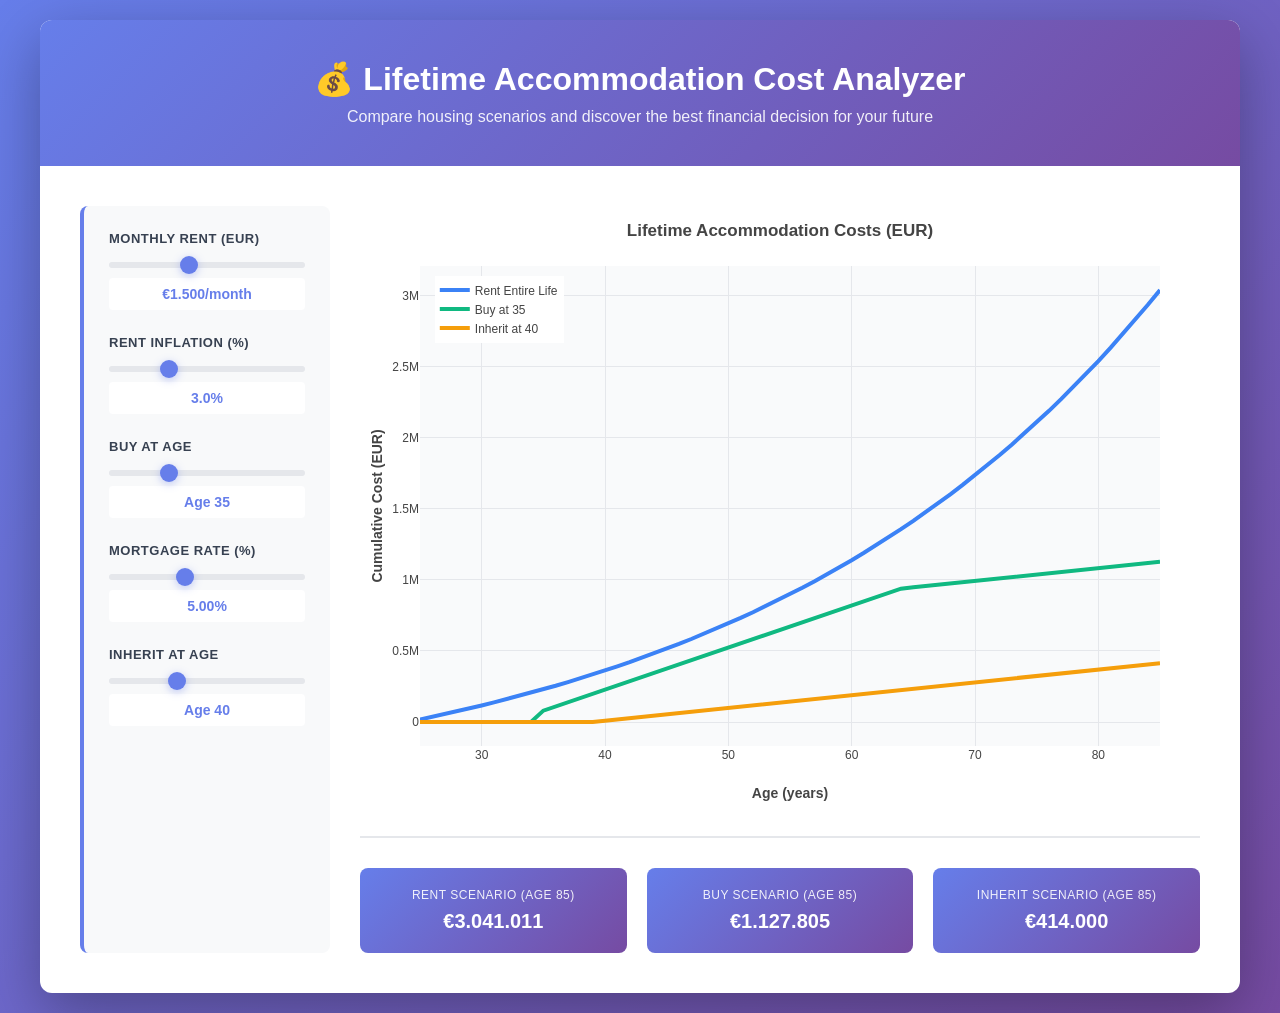
<file: accommodation_analyzer.html>
<!DOCTYPE html>
<html lang="en">
<head>
    <meta charset="UTF-8">
    <meta name="viewport" content="width=device-width, initial-scale=1.0">
    <title>Lifetime Accommodation Cost Analyzer (EUR)</title>
    <script src="https://cdn.plot.ly/plotly-latest.min.js"></script>
    <style>
        * {
            margin: 0;
            padding: 0;
            box-sizing: border-box;
        }
        body {
            font-family: -apple-system, BlinkMacSystemFont, 'Segoe UI', 'Roboto', 'Oxygen', 'Ubuntu', 'Cantarell', sans-serif;
            background: linear-gradient(135deg, #667eea 0%, #764ba2 100%);
            min-height: 100vh;
            padding: 20px;
        }
        .container {
            max-width: 1200px;
            margin: 0 auto;
            background: white;
            border-radius: 12px;
            box-shadow: 0 20px 60px rgba(0, 0, 0, 0.3);
            overflow: hidden;
        }
        .header {
            background: linear-gradient(135deg, #667eea 0%, #764ba2 100%);
            color: white;
            padding: 40px 30px;
            text-align: center;
        }
        .header h1 {
            font-size: 32px;
            margin-bottom: 10px;
            font-weight: 700;
        }
        .header p {
            font-size: 16px;
            opacity: 0.9;
        }
        .content {
            display: grid;
            grid-template-columns: 250px 1fr;
            gap: 30px;
            padding: 40px;
        }
        .controls {
            background: #f8f9fa;
            padding: 25px;
            border-radius: 8px;
            border-left: 4px solid #667eea;
        }
        .control-group {
            margin-bottom: 25px;
        }
        .control-group label {
            display: block;
            font-weight: 600;
            margin-bottom: 8px;
            color: #374151;
            font-size: 13px;
            text-transform: uppercase;
            letter-spacing: 0.5px;
        }
        .control-group input[type="range"] {
            width: 100%;
            height: 6px;
            border-radius: 3px;
            background: #e5e7eb;
            outline: none;
            -webkit-appearance: none;
        }
        .control-group input[type="range"]::-webkit-slider-thumb {
            -webkit-appearance: none;
            appearance: none;
            width: 18px;
            height: 18px;
            border-radius: 50%;
            background: #667eea;
            cursor: pointer;
            box-shadow: 0 2px 8px rgba(102, 126, 234, 0.4);
        }
        .control-group input[type="range"]::-moz-range-thumb {
            width: 18px;
            height: 18px;
            border-radius: 50%;
            background: #667eea;
            cursor: pointer;
            border: none;
            box-shadow: 0 2px 8px rgba(102, 126, 234, 0.4);
        }
        .value-display {
            background: white;
            padding: 8px 12px;
            border-radius: 4px;
            margin-top: 6px;
            font-weight: 600;
            color: #667eea;
            font-size: 14px;
            text-align: center;
        }
        .chart-container {
            background: white;
        }
        #chart {
            width: 100%;
            height: 600px;
        }
        .stats {
            display: grid;
            grid-template-columns: repeat(3, 1fr);
            gap: 20px;
            margin-top: 30px;
            padding-top: 30px;
            border-top: 2px solid #e5e7eb;
        }
        .stat-box {
            background: linear-gradient(135deg, #667eea 0%, #764ba2 100%);
            color: white;
            padding: 20px;
            border-radius: 8px;
            text-align: center;
        }
        .stat-label {
            font-size: 12px;
            opacity: 0.9;
            margin-bottom: 8px;
            text-transform: uppercase;
            letter-spacing: 0.5px;
        }
        .stat-value {
            font-size: 20px;
            font-weight: 700;
        }
        @media (max-width: 768px) {
            .content {
                grid-template-columns: 1fr;
            }
            .stats {
                grid-template-columns: 1fr;
            }
]]
    </style>
</head>
<body>
    <div class="container">
        <div class="header">
            <h1>💰 Lifetime Accommodation Cost Analyzer</h1>
            <p>Compare housing scenarios and discover the best financial decision for your future</p>
        </div>

        <div class="content">
            <div class="controls">
                <div class="control-group">
                    <label for="rentSlider">Monthly Rent (EUR)</label>
                    <input type="range" id="rentSlider" min="500" max="3000" value="1500" step="100">
                    <div class="value-display" id="rentValue">€1,500</div>
                </div>

                <div class="control-group">
                    <label for="inflationSlider">Rent Inflation (%)</label>
                    <input type="range" id="inflationSlider" min="0.01" max="0.08" value="0.03" step="0.01">
                    <div class="value-display" id="inflationValue">3.0%</div>
                </div>

                <div class="control-group">
                    <label for="buyAgeSlider">Buy at Age</label>
                    <input type="range" id="buyAgeSlider" min="25" max="60" value="35" step="1">
                    <div class="value-display" id="buyAgeValue">Age 35</div>
                </div>

                <div class="control-group">
                    <label for="rateSlider">Mortgage Rate (%)</label>
                    <input type="range" id="rateSlider" min="0.02" max="0.10" value="0.05" step="0.005">
                    <div class="value-display" id="rateValue">5.0%</div>
                </div>

                <div class="control-group">
                    <label for="inheritSlider">Inherit at Age</label>
                    <input type="range" id="inheritSlider" min="25" max="70" value="40" step="1">
                    <div class="value-display" id="inheritValue">Age 40</div>
                </div>
            </div>

            <div class="chart-container">
                <div id="chart"></div>

                <div class="stats" id="stats">
                    <div class="stat-box">
                        <div class="stat-label">Rent Scenario (Age 85)</div>
                        <div class="stat-value" id="rentCost">€—</div>
                    </div>
                    <div class="stat-box">
                        <div class="stat-label">Buy Scenario (Age 85)</div>
                        <div class="stat-value" id="buyCost">€—</div>
                    </div>
                    <div class="stat-box">
                        <div class="stat-label">Inherit Scenario (Age 85)</div>
                        <div class="stat-value" id="inheritCost">€—</div>
                    </div>
                </div>
            </div>
        </div>
    </div>

    <script>
        const LIFE_START = 25;
        const LIFE_END = 85;
        const HOME_PRICE = 400000;
        const MAINTENANCE = 5000;
        const PROPERTY_TAX = 4000;

        function formatCurrency(value) {
            return '€' + value.toLocaleString('de-DE', {maximumFractionDigits: 0});
        }

        function calculateScenarios(monthlyRent, rentInflation, buyAge, mortgageRate) {
            const ages = Array.from({length: LIFE_END - LIFE_START + 1}, (_, i) => LIFE_START + i);

            // Rent scenario
            const rentCosts = [];
            let cumRent = 0;
            for (let i = 0; i < ages.length; i++) {
                const annualRent = monthlyRent * 12 * Math.pow(1 + rentInflation, i);
                cumRent += annualRent;
                rentCosts.push(cumRent);
            }

            // Buy scenario
            const buyCosts = [];
            let cumBuy = 0;
            for (let i = 0; i < ages.length; i++) {
                const age = ages[i];
                let cost = 0;
                if (age < buyAge) {
                    cost = 0;
                } else if (age === buyAge) {
                    cost = HOME_PRICE * 0.20;
                } else {
                    if (age < buyAge + 30) {
                        const principal = HOME_PRICE * 0.80;
                        const monthlyRate = mortgageRate / 12;
                        const n = 30 * 12;
                        const monthlyPayment = principal * (monthlyRate * Math.pow(1 + monthlyRate, n)) / (Math.pow(1 + monthlyRate, n) - 1);
                        cost = monthlyPayment * 12;
                    }
                    cost += MAINTENANCE + PROPERTY_TAX;
                }
                cumBuy += cost;
                buyCosts.push(cumBuy);
            }

            // Inherit scenario
            const inheritCosts = [];
            let cumInherit = 0;
            for (let i = 0; i < ages.length; i++) {
                const age = ages[i];
                const cost = age < 40 ? 0 : MAINTENANCE + PROPERTY_TAX;
                cumInherit += cost;
                inheritCosts.push(cumInherit);
            }

            return { ages, rentCosts, buyCosts, inheritCosts };
        }

        function updateChart() {
            const monthlyRent = parseFloat(document.getElementById('rentSlider').value);
            const rentInflation = parseFloat(document.getElementById('inflationSlider').value);
            const buyAge = parseInt(document.getElementById('buyAgeSlider').value);
            const mortgageRate = parseFloat(document.getElementById('rateSlider').value);
            const inheritAge = parseInt(document.getElementById('inheritSlider').value);

            // Update value displays
            document.getElementById('rentValue').textContent = formatCurrency(monthlyRent) + '/month';
            document.getElementById('inflationValue').textContent = (rentInflation * 100).toFixed(1) + '%';
            document.getElementById('buyAgeValue').textContent = 'Age ' + buyAge;
            document.getElementById('rateValue').textContent = (mortgageRate * 100).toFixed(2) + '%';
            document.getElementById('inheritValue').textContent = 'Age ' + inheritAge;

            const { ages, rentCosts, buyCosts, inheritCosts } = calculateScenarios(monthlyRent, rentInflation, buyAge, mortgageRate);

            // Update stats
            document.getElementById('rentCost').textContent = formatCurrency(rentCosts[rentCosts.length - 1]);
            document.getElementById('buyCost').textContent = formatCurrency(buyCosts[buyCosts.length - 1]);
            document.getElementById('inheritCost').textContent = formatCurrency(inheritCosts[inheritCosts.length - 1]);

            const trace1 = {
                x: ages,
                y: rentCosts,
                name: 'Rent Entire Life',
                line: {color: '#3B82F6', width: 4},
                hovertemplate: '<b>Age:</b> %{x}<br><b>Total Cost:</b> ' + '€%{y:,.0f}<extra></extra>'
            };

            const trace2 = {
                x: ages,
                y: buyCosts,
                name: 'Buy at ' + buyAge,
                line: {color: '#10B981', width: 4},
                hovertemplate: '<b>Age:</b> %{x}<br><b>Total Cost:</b> ' + '€%{y:,.0f}<extra></extra>'
            };

            const trace3 = {
                x: ages,
                y: inheritCosts,
                name: 'Inherit at ' + inheritAge,
                line: {color: '#F59E0B', width: 4},
                hovertemplate: '<b>Age:</b> %{x}<br><b>Total Cost:</b> ' + '€%{y:,.0f}<extra></extra>'
            };

            const layout = {
                title: '<b>Lifetime Accommodation Costs (EUR)</b>',
                xaxis: {
                    title: '<b>Age (years)</b>',
                    showgrid: true,
                    gridwidth: 1,
                    gridcolor: '#E5E7EB',
                    zeroline: false
                },
                yaxis: {
                    title: '<b>Cumulative Cost (EUR)</b>',
                    showgrid: true,
                    gridwidth: 1,
                    gridcolor: '#E5E7EB',
                    zeroline: false
                },
                hovermode: 'x unified',
                plot_bgcolor: '#F9FAFB',
                paper_bgcolor: '#FFFFFF',
                font: {family: 'Arial, sans-serif', size: 12},
                margin: {l: 60, r: 40, t: 60, b: 60},
                legend: {x: 0.02, y: 0.98}
            };

            Plotly.newPlot('chart', [trace1, trace2, trace3], layout, {responsive: true});
        }

        document.getElementById('rentSlider').addEventListener('input', updateChart);
        document.getElementById('inflationSlider').addEventListener('input', updateChart);
        document.getElementById('buyAgeSlider').addEventListener('input', updateChart);
        document.getElementById('rateSlider').addEventListener('input', updateChart);
        document.getElementById('inheritSlider').addEventListener('input', updateChart);

        updateChart();
    </script>
</body>
</html>
</file>
